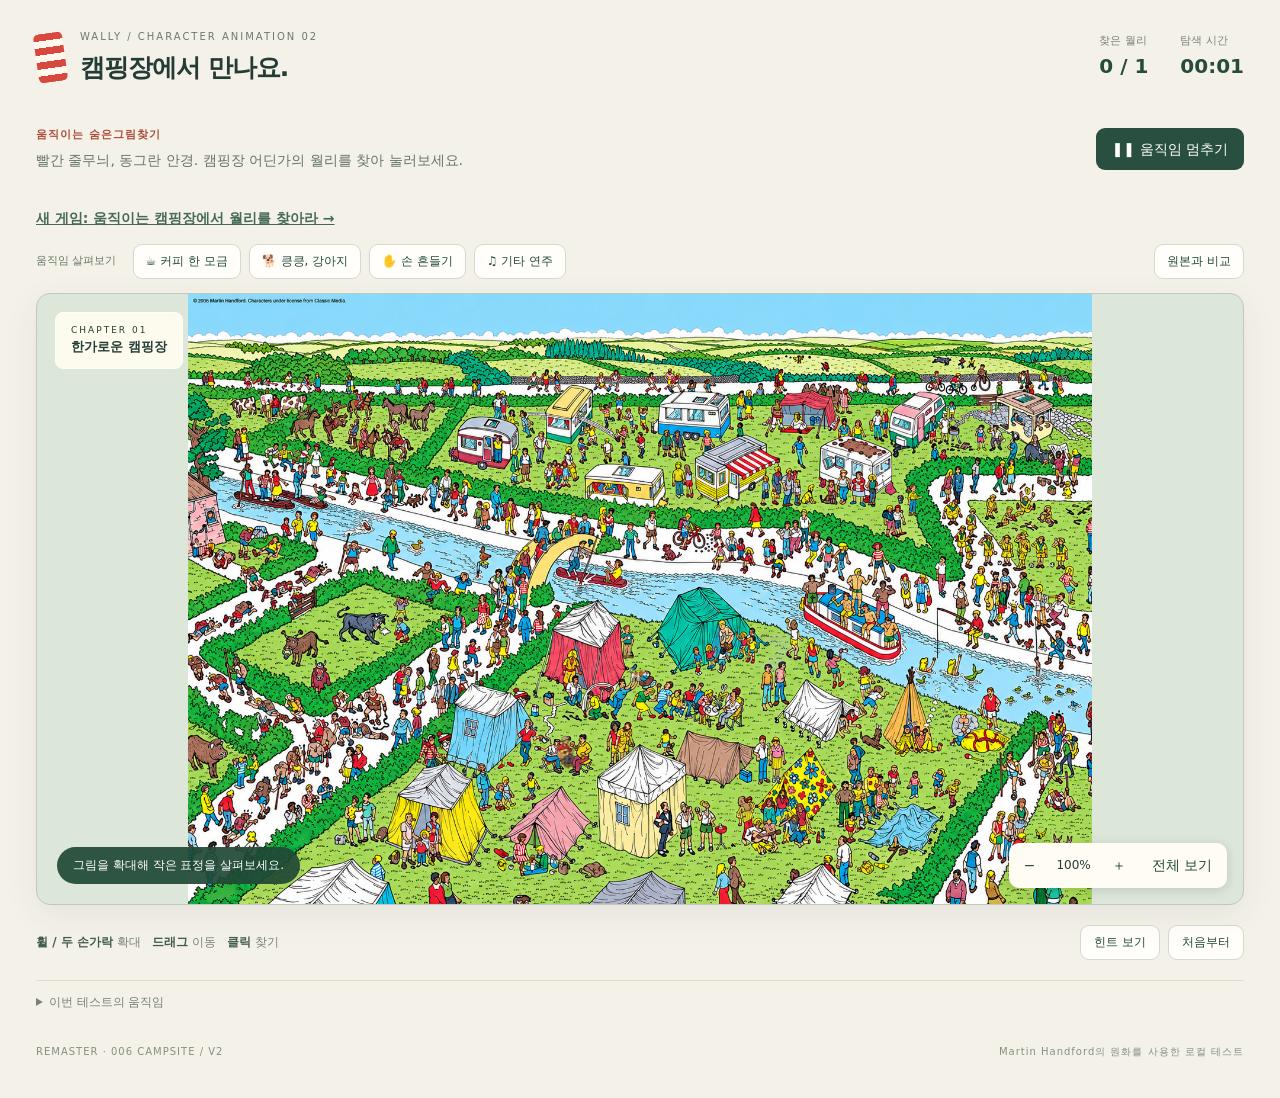
<file: index.html>
<!doctype html><html lang="ko"><head><meta charset="utf-8"><meta name="viewport" content="width=device-width,initial-scale=1"><title>캠핑장에서 월리를 찾아라</title><link rel="stylesheet" href="style.css?v=2"></head><body>
<header><div class="brand"><span class="stripe"></span><div><small>WALLY / CHARACTER ANIMATION 02</small><h1>캠핑장에서 만나요.</h1></div></div><div class="stats"><span>찾은 월리 <b id="score">0 / 1</b></span><span>탐색 시간 <b id="time">00:00</b></span></div></header>
<main><section class="top"><div><span class="tag">움직이는 숨은그림찾기</span><p>빨간 줄무늬, 동그란 안경. 캠핑장 어딘가의 월리를 찾아 눌러보세요.</p></div><button id="motion" aria-pressed="true">❚❚ 움직임 멈추기</button></section>
<p><a href="./layered/"><strong>새 게임: 움직이는 캠핑장에서 월리를 찾아라 →</strong></a></p><section class="actorbar"><span>움직임 살펴보기</span><button data-actor="coffee">☕ 커피 한 모금</button><button data-actor="dog">🐕 킁킁, 강아지</button><button data-actor="wave">✋ 손 흔들기</button><button data-actor="guitar">♫ 기타 연주</button><button id="compare">원본과 비교</button></section><div id="stage"><div id="loading">선명한 캠핑장을 불러오는 중…</div><canvas id="scene" tabindex="0" aria-label="캠핑장 그림. 드래그로 이동, 휠 또는 확대 버튼으로 확대합니다. 월리를 클릭하세요."></canvas><div class="corner">CHAPTER 01 <strong>한가로운 캠핑장</strong></div><div class="zoom"><button id="minus" aria-label="축소">−</button><span id="zoom">100%</span><button id="plus" aria-label="확대">＋</button><button id="fit">전체 보기</button></div><div id="message" role="status" aria-live="polite">그림을 확대해 작은 표정을 살펴보세요.</div><div id="win" hidden><small>잘 찾았어요!</small><h2>여기 있었네요, 월리.</h2><p id="result"></p><button id="again">다시 찾기 ↗</button><button id="continue">그림 더 둘러보기</button></div></div>
<section class="bottom"><p><b>휠 / 두 손가락</b> 확대 &nbsp; <b>드래그</b> 이동 &nbsp; <b>클릭</b> 찾기</p><div><button id="hint">힌트 보기</button><button id="reset">처음부터</button></div></section><details><summary>이번 테스트의 움직임</summary><p>배경의 울렁임을 없애고, 별도로 그린 6프레임 캐릭터 4종을 장면에 배치했습니다. 컵을 들어 마시기, 코를 땅에 대고 냄새 맡기, 팔 흔들기, 기타 줄 튕기기가 서로 다른 주기로 재생됩니다. 인물을 누르면 동작을 다시 시작합니다. 배경은 AI로 선과 색을 다시 그린 1,526 × 1,030 리마스터이며, 4K 원본 복원은 아닙니다. 원화의 작은 인물·세부 표현은 달라졌습니다. 상단 버튼으로 동작을 확대해 보세요.</p><a href="https://forocoches.com/foro/showthread.php?t=3846533" target="_blank" rel="noopener">원화 수집 출처 ↗</a></details></main><footer>REMASTER · 006 CAMPSITE / V2 <span>Martin Handford의 원화를 사용한 로컬 테스트</span></footer><script src="app.js?v=2"></script></body></html>
</file>
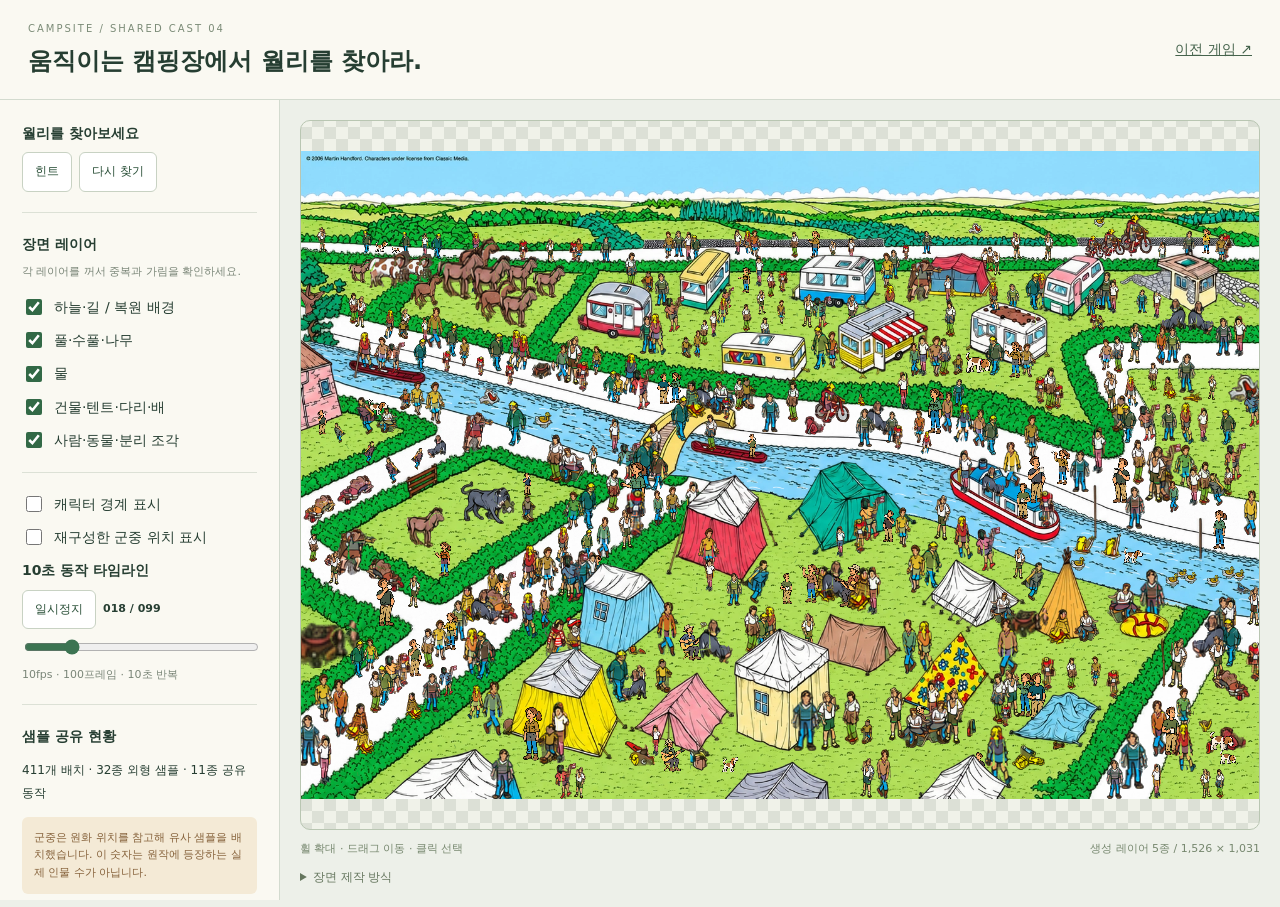
<file: layered/index.html>
<!doctype html><html lang="ko"><meta charset="utf-8"><meta name="viewport" content="width=device-width,initial-scale=1"><title>움직이는 캠핑장 · 월리를 찾아라</title><link rel="stylesheet" href="studio.css"><body><header><div><small>CAMPSITE / SHARED CAST 04</small><h1>움직이는 캠핑장에서 월리를 찾아라.</h1></div><a href="../">이전 게임 ↗</a></header><main><aside><h2 id="goal">월리를 찾아보세요</h2><div class="row"><button id="hint">힌트</button><button id="restart">다시 찾기</button></div><hr><h2>장면 레이어</h2><p class="muted">각 레이어를 꺼서 중복과 가림을 확인하세요.</p><div id="layers"></div><hr><label class="check"><input id="boxes" type="checkbox"> 캐릭터 경계 표시</label><label class="check"><input id="pending" type="checkbox"> 재구성한 군중 위치 표시</label><h2>10초 동작 타임라인</h2><div class="row"><button id="play">일시정지</button><b id="frame">000 / 099</b></div><input id="timeline" type="range" min="0" max="99" value="0" aria-label="100프레임 타임라인"><p class="muted">10fps · 100프레임 · 10초 반복</p><hr><h2>샘플 공유 현황</h2><p id="counts">레이어를 불러오는 중…</p><p class="notice">군중은 원화 위치를 참고해 유사 샘플을 배치했습니다. 이 숫자는 원작에 등장하는 실제 인물 수가 아닙니다.</p><div class="row"><button id="fit">전체 보기</button><button id="plus">＋</button><button id="minus">−</button></div><button id="next">다음 동작 대상으로 이동 →</button><hr><h2>선택한 대상</h2><p id="selection">인물이나 조각을 눌러 확인하세요.</p><button id="download">레이어 목록 다운로드</button></aside><section class="workspace"><div id="stage"><canvas id="view" aria-label="레이어로 분리한 캠핑장" tabindex="0"></canvas><div id="loading">복원 배경과 투명 레이어를 불러옵니다…</div></div><div class="caption"><span id="status" role="status">휠 확대 · 드래그 이동 · 클릭 선택</span><span>생성 레이어 5종 / 1,526 × 1,031</span></div><details><summary>장면 제작 방식</summary><p>사람·동물을 지운 배경에 식생, 강물, 구조물, 캐릭터를 따로 합성합니다. 411개 배치가 32종 외형 샘플과 11종 동작을 공유합니다. 인물마다 옷 색·크기·방향·시작 프레임이 다르며 10초·10fps로 재생됩니다. 원화의 겹친 군중은 유사 샘플로 재구성했으므로 원본 전체 인물을 1:1로 복원한 것은 아닙니다. 작은 인물의 경계와 가려진 부분은 원화와 다를 수 있습니다.</p></details></section></main><script src="studio.js?v=shared1"></script></body></html>
</file>
<file: style.css>
*{box-sizing:border-box}body{margin:0;background:#f4f1e9;color:#243c35;font:14px/1.6 system-ui,'Malgun Gothic',sans-serif}button{font:inherit;cursor:pointer;border:1px solid #d4d9d0;background:#fffefa;color:#24483b;padding:10px 16px;border-radius:9px}button:hover{background:#e7ede3}button:focus-visible,canvas:focus-visible{outline:3px solid #e08056;outline-offset:2px}header{max-width:1640px;padding:24px 36px;margin:auto;display:flex;justify-content:space-between;align-items:center}.brand{display:flex;align-items:center;gap:15px}.stripe{width:29px;height:49px;background:repeating-linear-gradient(0deg,#d8483e 0 7px,#fff8ed 7px 14px);transform:rotate(-8deg);border-radius:5px}small{font-size:10px;letter-spacing:2px;color:#6a796f}h1{font-size:25px;letter-spacing:-1px;margin:2px 0}.stats{display:flex;gap:32px;font-size:11px;color:#7a8276}.stats b{display:block;font-size:20px;color:#284c3c;font-variant-numeric:tabular-nums}main{max-width:1640px;margin:auto;padding:0 36px}.top,.bottom{display:flex;justify-content:space-between;align-items:center;gap:16px}.top{padding:8px 0 18px}.tag{color:#ad4c37;font-size:11px;font-weight:700;letter-spacing:1px}.top p{margin:4px 0;color:#667569}.top button{background:#294f40;color:#fff;border:0;white-space:nowrap}#stage{height:min(72vh,950px);min-height:350px;position:relative;border-radius:14px;overflow:hidden;background:#dce6d9;box-shadow:0 10px 35px #243c3512;border:1px solid #bccbbb}canvas{display:block;width:100%;height:100%;touch-action:none;cursor:grab}canvas:active{cursor:grabbing}.corner{position:absolute;top:18px;left:18px;padding:10px 15px;background:#fffdf0e8;border:1px solid #fffff7;border-radius:8px;font-size:9px;letter-spacing:2px;pointer-events:none}.corner strong{display:block;font-size:13px;letter-spacing:0}.zoom{display:flex;align-items:center;gap:2px;position:absolute;right:16px;bottom:16px;background:#fffdf3;border-radius:10px;padding:3px;box-shadow:0 2px 12px #0002}.zoom button{border:0;background:transparent;padding:8px 12px}.zoom span{min-width:48px;text-align:center;font-size:12px}#message{position:absolute;bottom:20px;left:20px;background:#214937ec;color:white;padding:9px 16px;border-radius:30px;font-size:12px;pointer-events:none;max-width:60%}.bottom{padding:16px 0;color:#788379;font-size:12px}.bottom b{color:#425d4b}.bottom button{font-size:12px;padding:7px 13px}.bottom div{display:flex;gap:8px}details{padding:12px 0;border-top:1px solid #d7ddcf;color:#788379;font-size:12px}details p{max-width:900px}a{color:#456a54}footer{max-width:1640px;margin:20px auto;padding:0 36px 18px;font-size:10px;letter-spacing:1px;color:#859080;display:flex;justify-content:space-between}#win{position:absolute;top:50%;left:50%;transform:translate(-50%,-50%);width:min(390px,90%);padding:32px;background:#fffdf4f7;border:1px solid white;box-shadow:0 20px 70px #152b3544;border-radius:18px;text-align:center}#win h2{font-size:24px;margin:10px 0}#win button{margin:5px;font-size:12px}#again{background:#294f40;color:white}[hidden]{display:none!important}@media(max-width:700px){header{padding:18px}.brand{gap:10px}h1{font-size:19px}.stats{gap:14px}.stats b{font-size:16px}.stats span:first-child{display:none}main{padding:0 12px}.top p{font-size:11px;max-width:240px}.top button{font-size:11px;padding:9px}#stage{height:65vh}.corner{top:10px;left:10px}.bottom{align-items:flex-start}.bottom p{max-width:175px;margin:0}#message{bottom:70px;max-width:90%;left:10px;font-size:11px}.zoom{right:10px;bottom:10px}footer{padding:0 14px;gap:15px;font-size:8px}}

.actorbar{display:flex;gap:8px;align-items:center;flex-wrap:wrap;padding:0 0 14px}.actorbar span{font-size:11px;color:#697c69;margin-right:8px}.actorbar button{font-size:12px;padding:7px 12px}#compare{margin-left:auto}#loading{position:absolute;z-index:3;inset:0;display:grid;place-content:center;background:#e3eadd;color:#456149;font-size:16px}#stage{height:min(68vh,900px)}@media(max-width:700px){.actorbar{gap:5px}.actorbar span{width:100%}.actorbar button{font-size:10px;padding:6px 8px}#compare{margin-left:0}#stage{height:61vh}}
</file>
<file: layered/studio.css>
*{box-sizing:border-box}body{margin:0;background:#edf0e9;color:#263e32;font:14px/1.6 system-ui,'Malgun Gothic',sans-serif}header{height:100px;padding:20px 28px;display:flex;justify-content:space-between;align-items:center;background:#faf9f2;border-bottom:1px solid #d3dbcf}h1{margin:3px 0;font-size:24px}small{font-size:10px;letter-spacing:2px;color:#7b8b77}a{color:#45634c}main{display:grid;grid-template-columns:280px 1fr;min-height:calc(100vh - 100px)}aside{padding:22px;background:#faf9f2;border-right:1px solid #d3dbcf;max-height:calc(100vh - 100px);overflow:auto}h2{font-size:14px;margin:0 0 8px}.muted{font-size:11px;color:#7a8678;margin:5px 0 15px}.check{display:flex;gap:9px;align-items:center;margin:11px 0}.check input{accent-color:#326946;width:16px;height:16px}hr{border:0;border-top:1px solid #dce1d6;margin:20px 0}button{font:inherit;font-size:12px;padding:9px 12px;background:white;border:1px solid #c8d2c3;border-radius:6px;color:#294f37;cursor:pointer}button:hover{background:#e3ebdc}.row{display:flex;gap:7px;align-items:center;margin:8px 0}.row b{font-size:11px;font-variant-numeric:tabular-nums}input[type=range]{width:100%;accent-color:#3c7452}.notice{font-size:11px;color:#86623b;padding:12px;background:#f4ead6;border-radius:6px}#counts{font-size:12px;line-height:1.9}#next,#download{width:100%;margin-top:8px}#selection{font-size:12px}.workspace{padding:20px;min-width:0}#stage{height:calc(100vh - 190px);min-height:400px;position:relative;border:1px solid #b9c6b2;border-radius:10px;overflow:hidden;background:repeating-conic-gradient(#dce0d6 0% 25%,#f0f2e9 0% 50%) 50%/24px 24px}canvas{display:block;width:100%;height:100%;touch-action:none;cursor:grab}#loading{position:absolute;inset:0;display:grid;place-content:center;background:#edf2e5;pointer-events:none}.caption{display:flex;justify-content:space-between;gap:10px;padding:10px 0;font-size:11px;color:#76876e}details{font-size:12px;color:#65765e}details p{max-width:1000px}[hidden]{display:none!important}button:focus-visible,input:focus-visible{outline:3px solid #c88643}@media(max-width:850px){header{height:auto;padding:15px}h1{font-size:18px}main{grid-template-columns:1fr}aside{max-height:none;display:flex;gap:10px;flex-wrap:wrap;padding:14px}aside h2,aside hr,aside .muted,aside .notice,aside #counts,aside #selection,aside #download{display:none}#layers{display:flex;gap:10px;flex-wrap:wrap}.check{font-size:11px;margin:4px}aside #timeline{width:180px}aside #next{width:auto}.workspace{padding:10px}#stage{height:65vh;min-height:300px}.caption{font-size:9px}}
</file>
